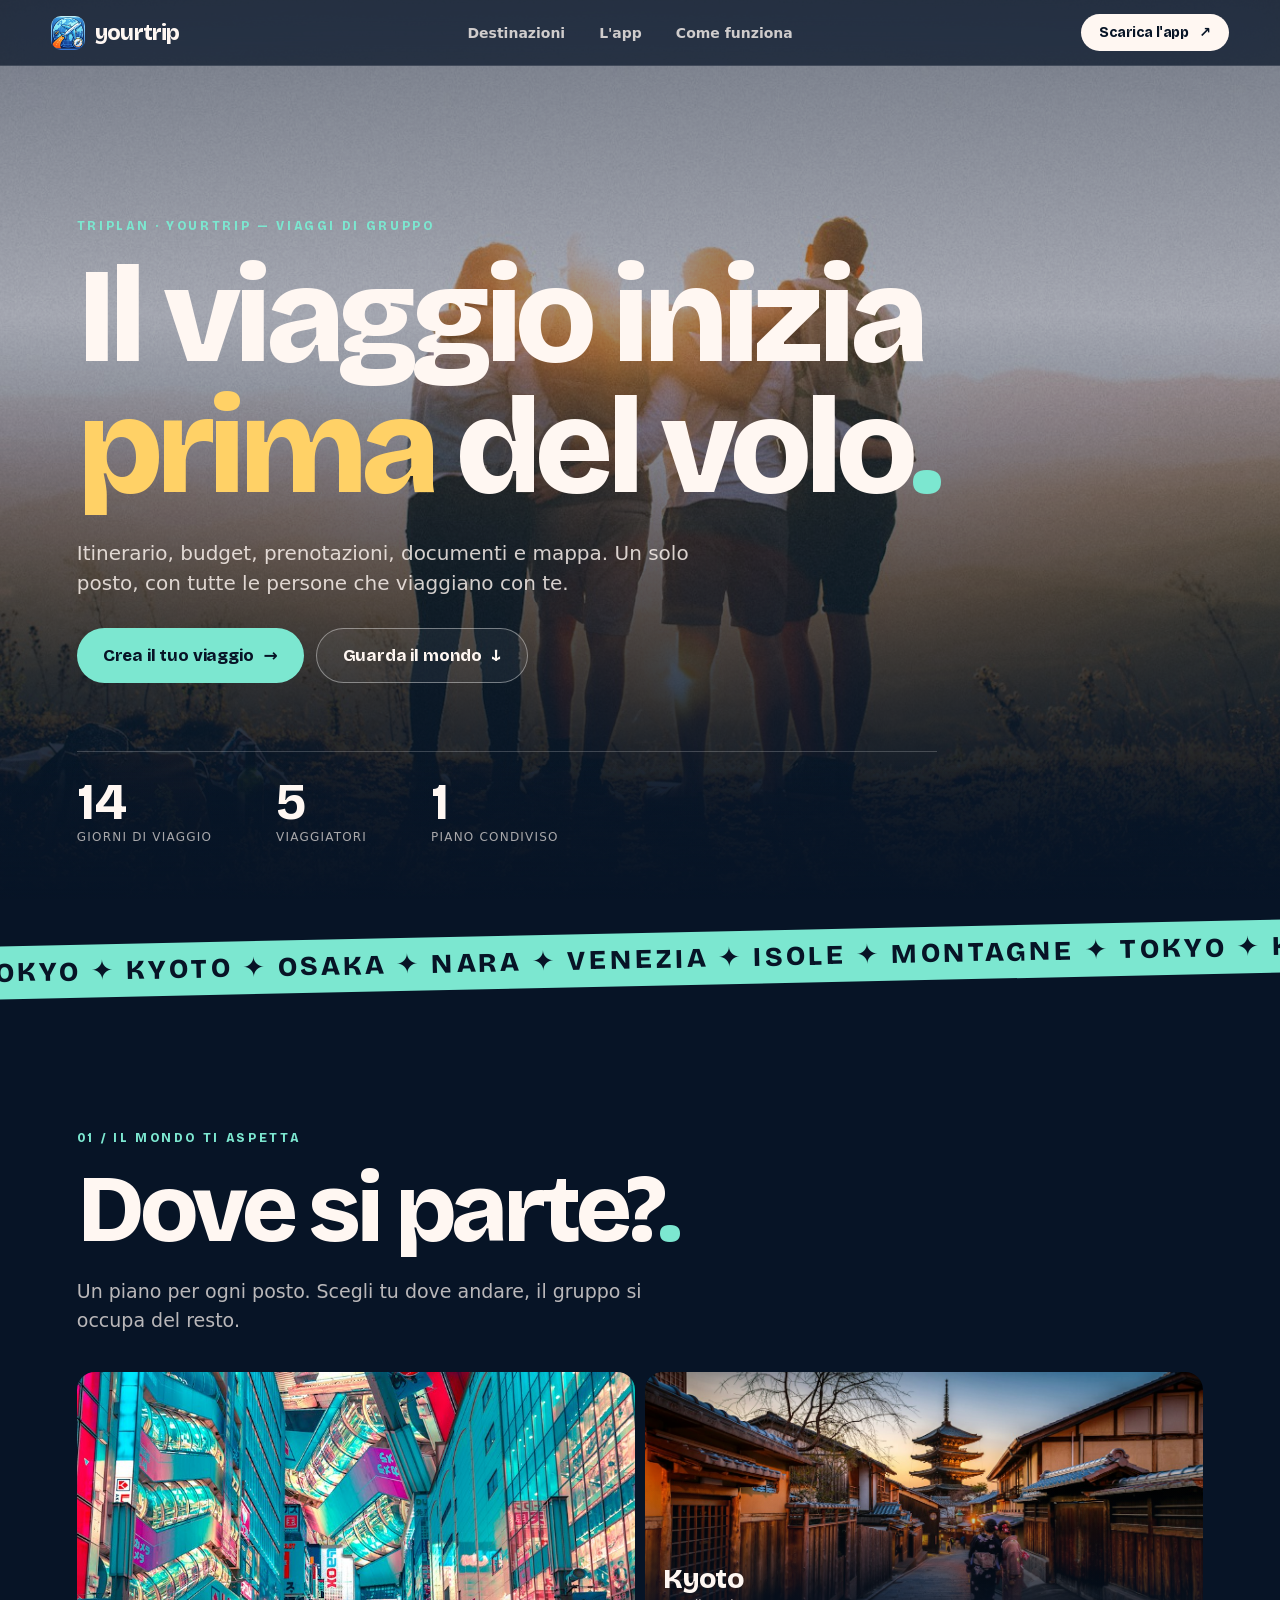
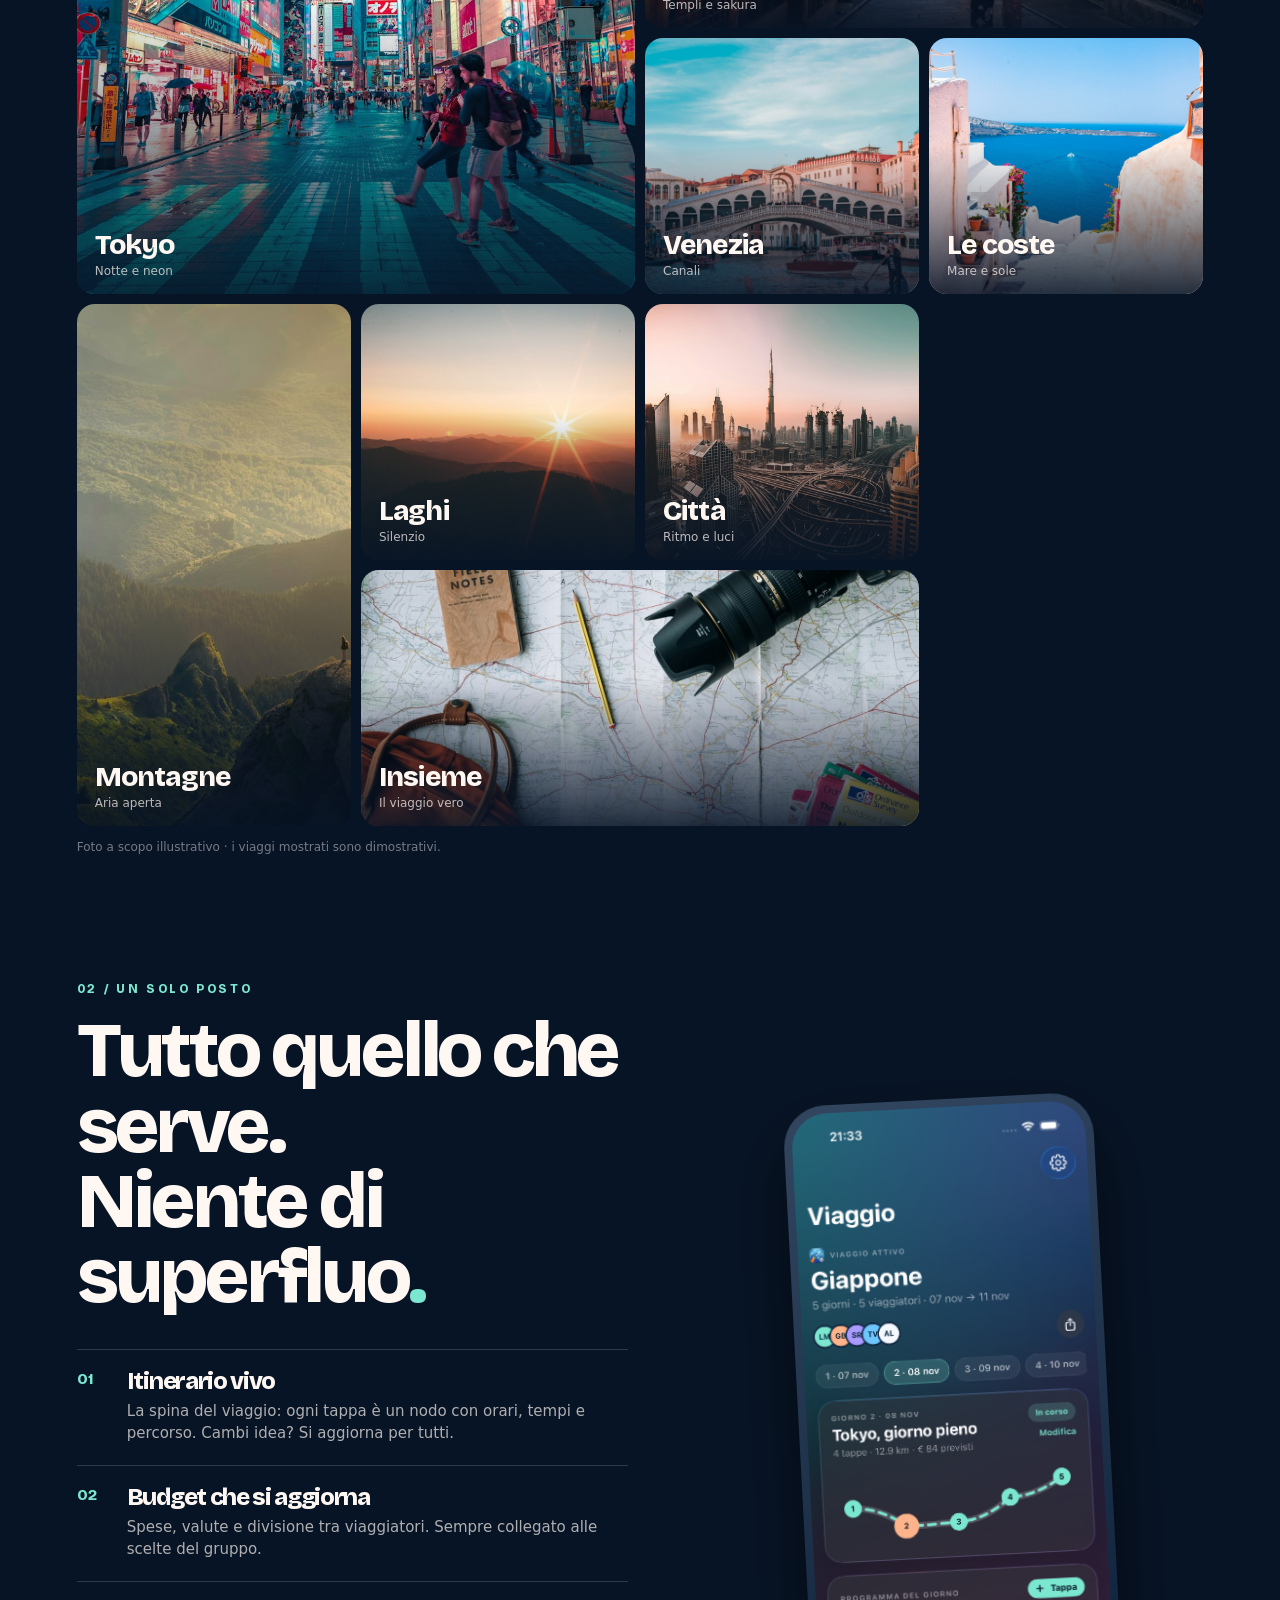
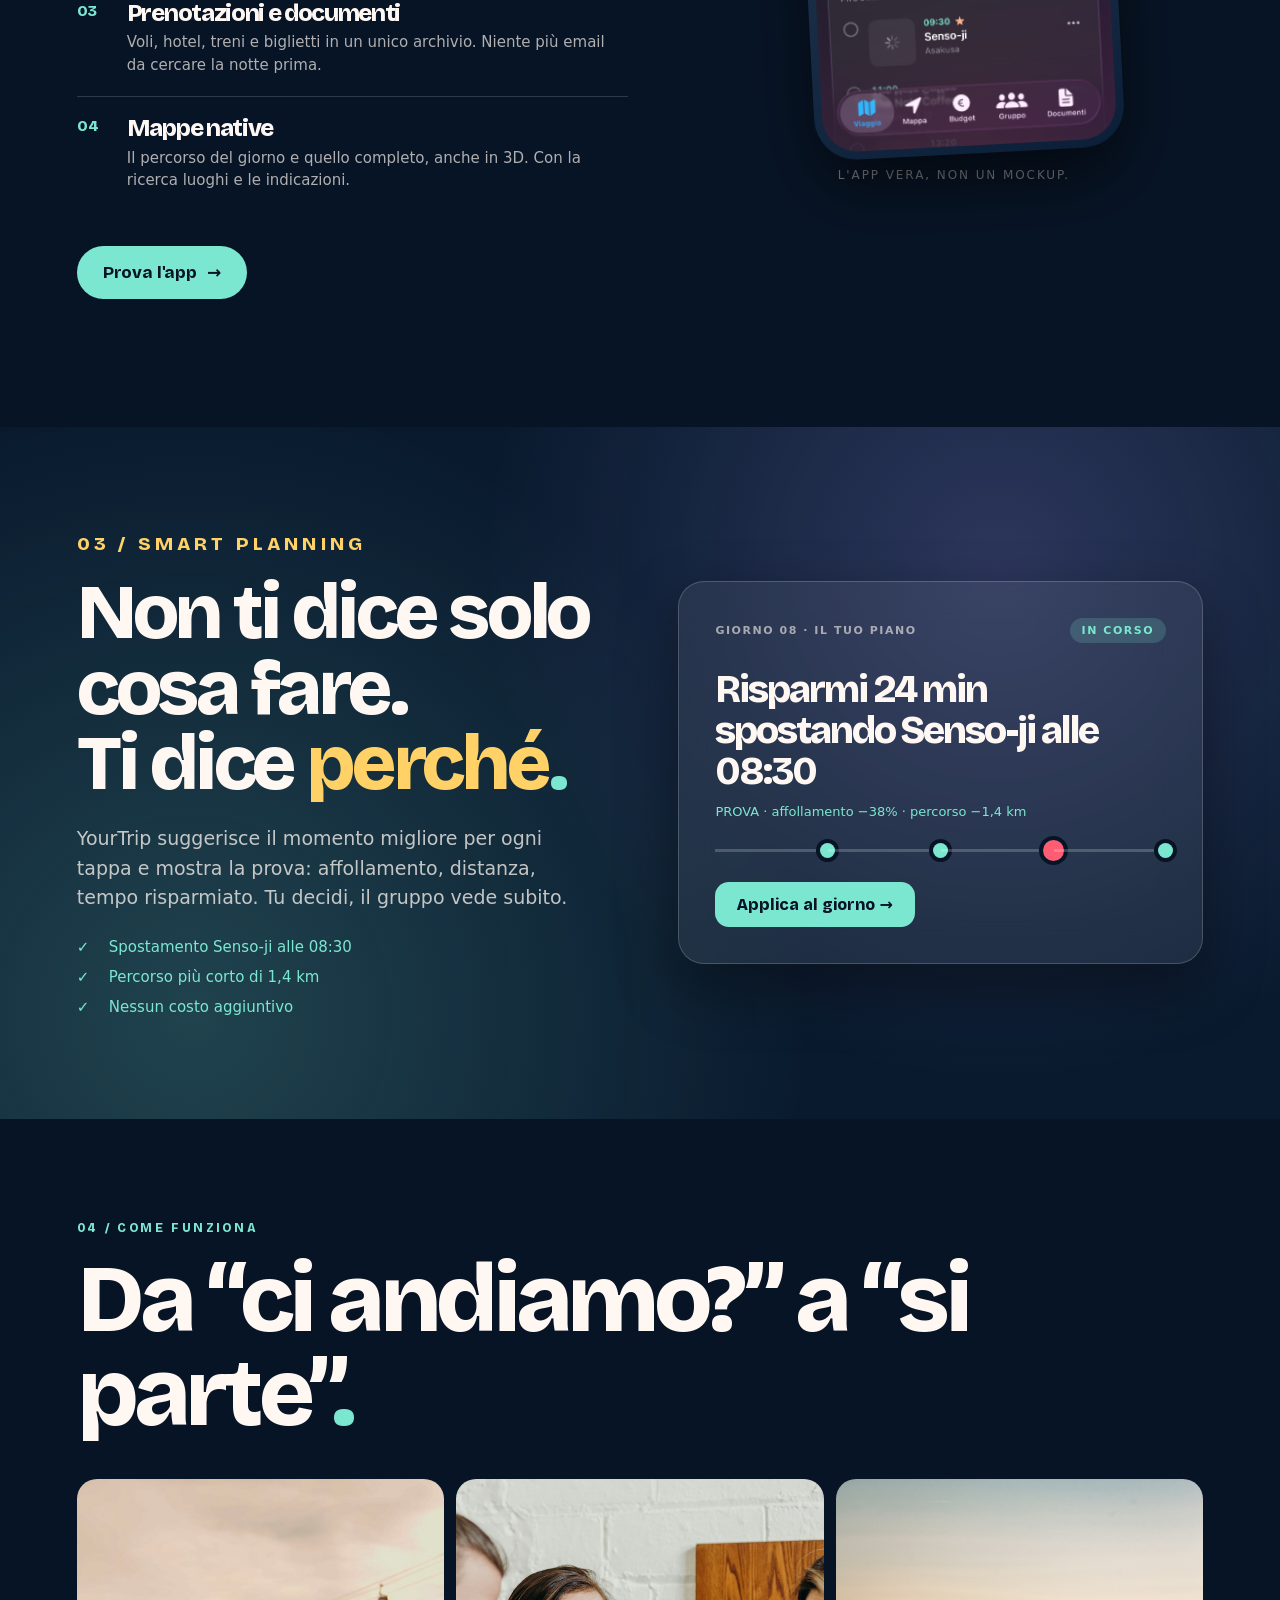
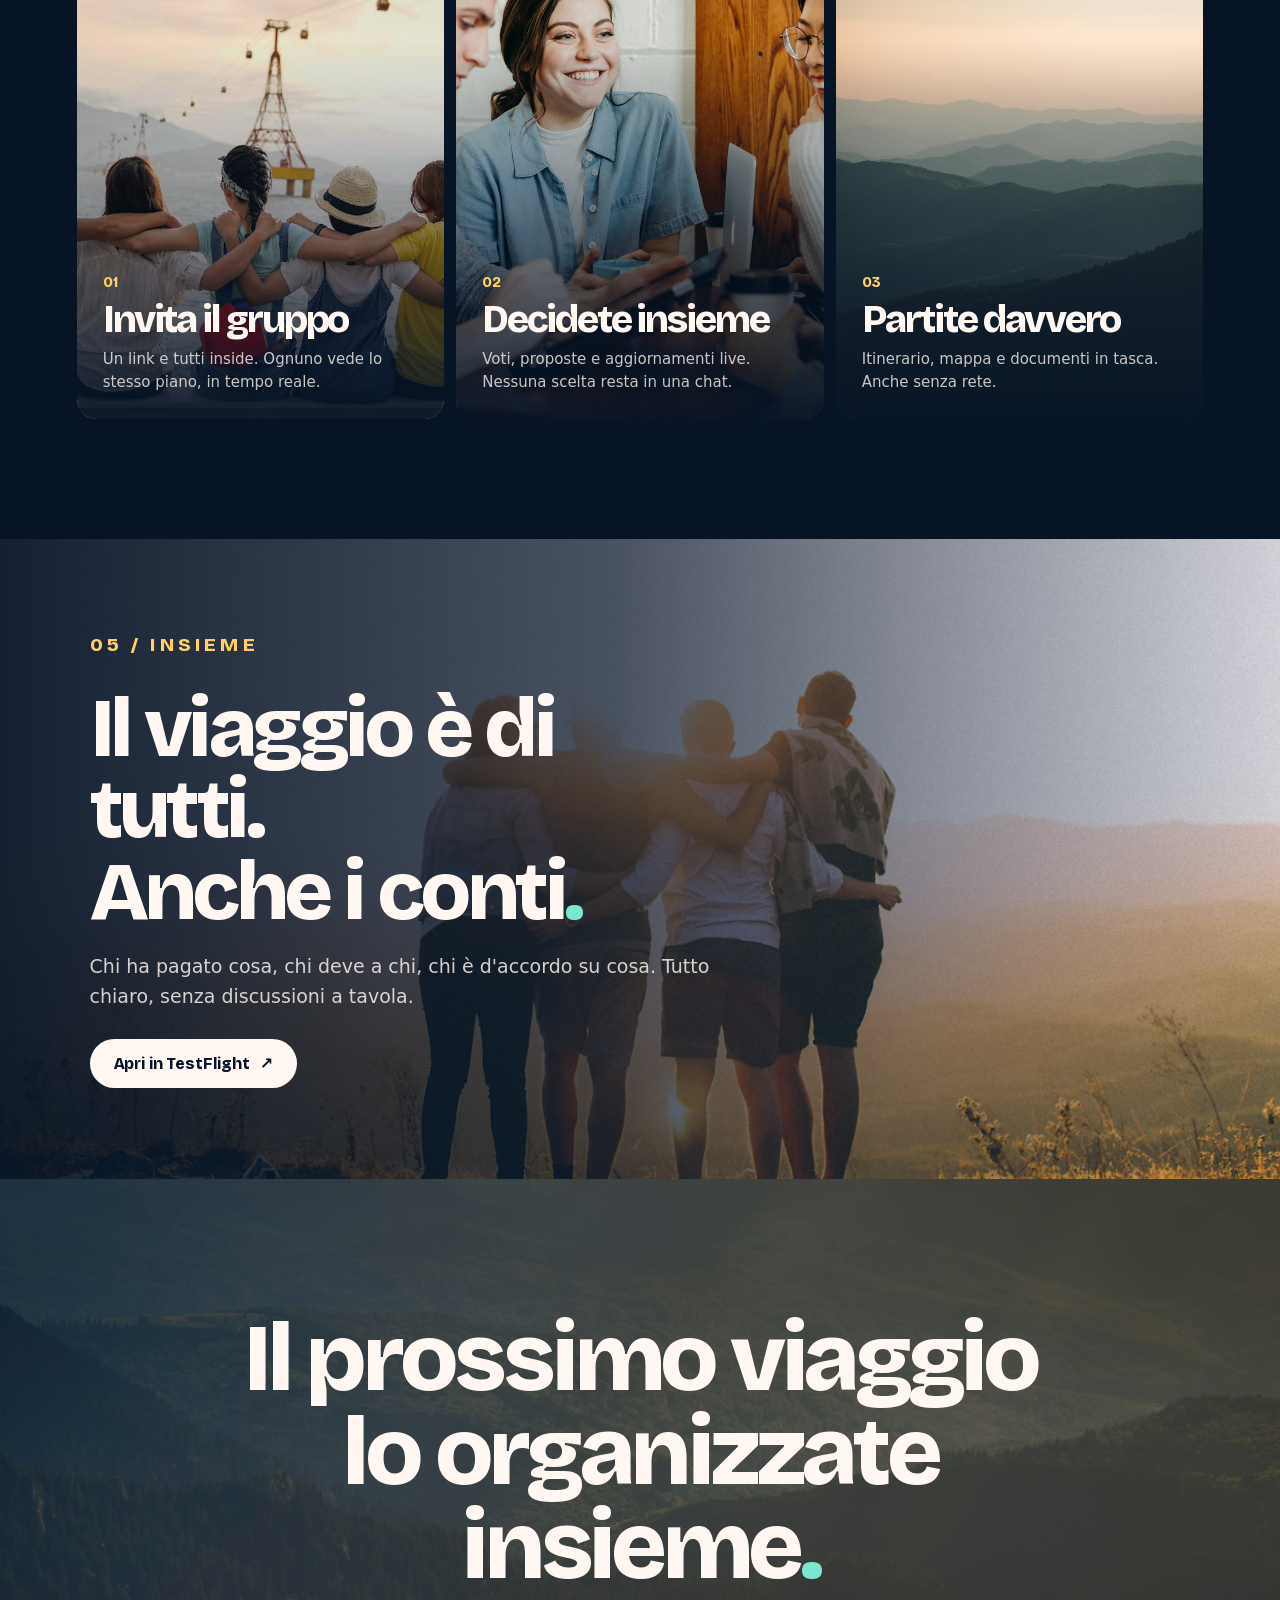
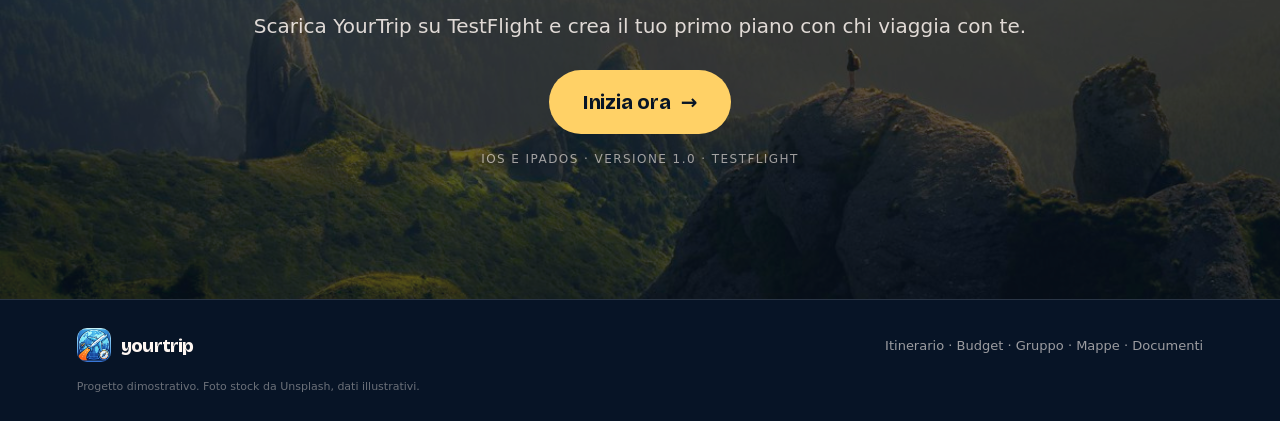
<file: index.html>
<!doctype html>
<html lang="it"><head><meta charset="utf-8">
<meta http-equiv="refresh" content="0; url=/your.trip/">
<link rel="canonical" href="/your.trip/">
<title>YourTrip</title></head>
<body><a href="/your.trip/">Vai a YourTrip →</a>
<script>location.replace('/your.trip/')</script></body></html>
</file>
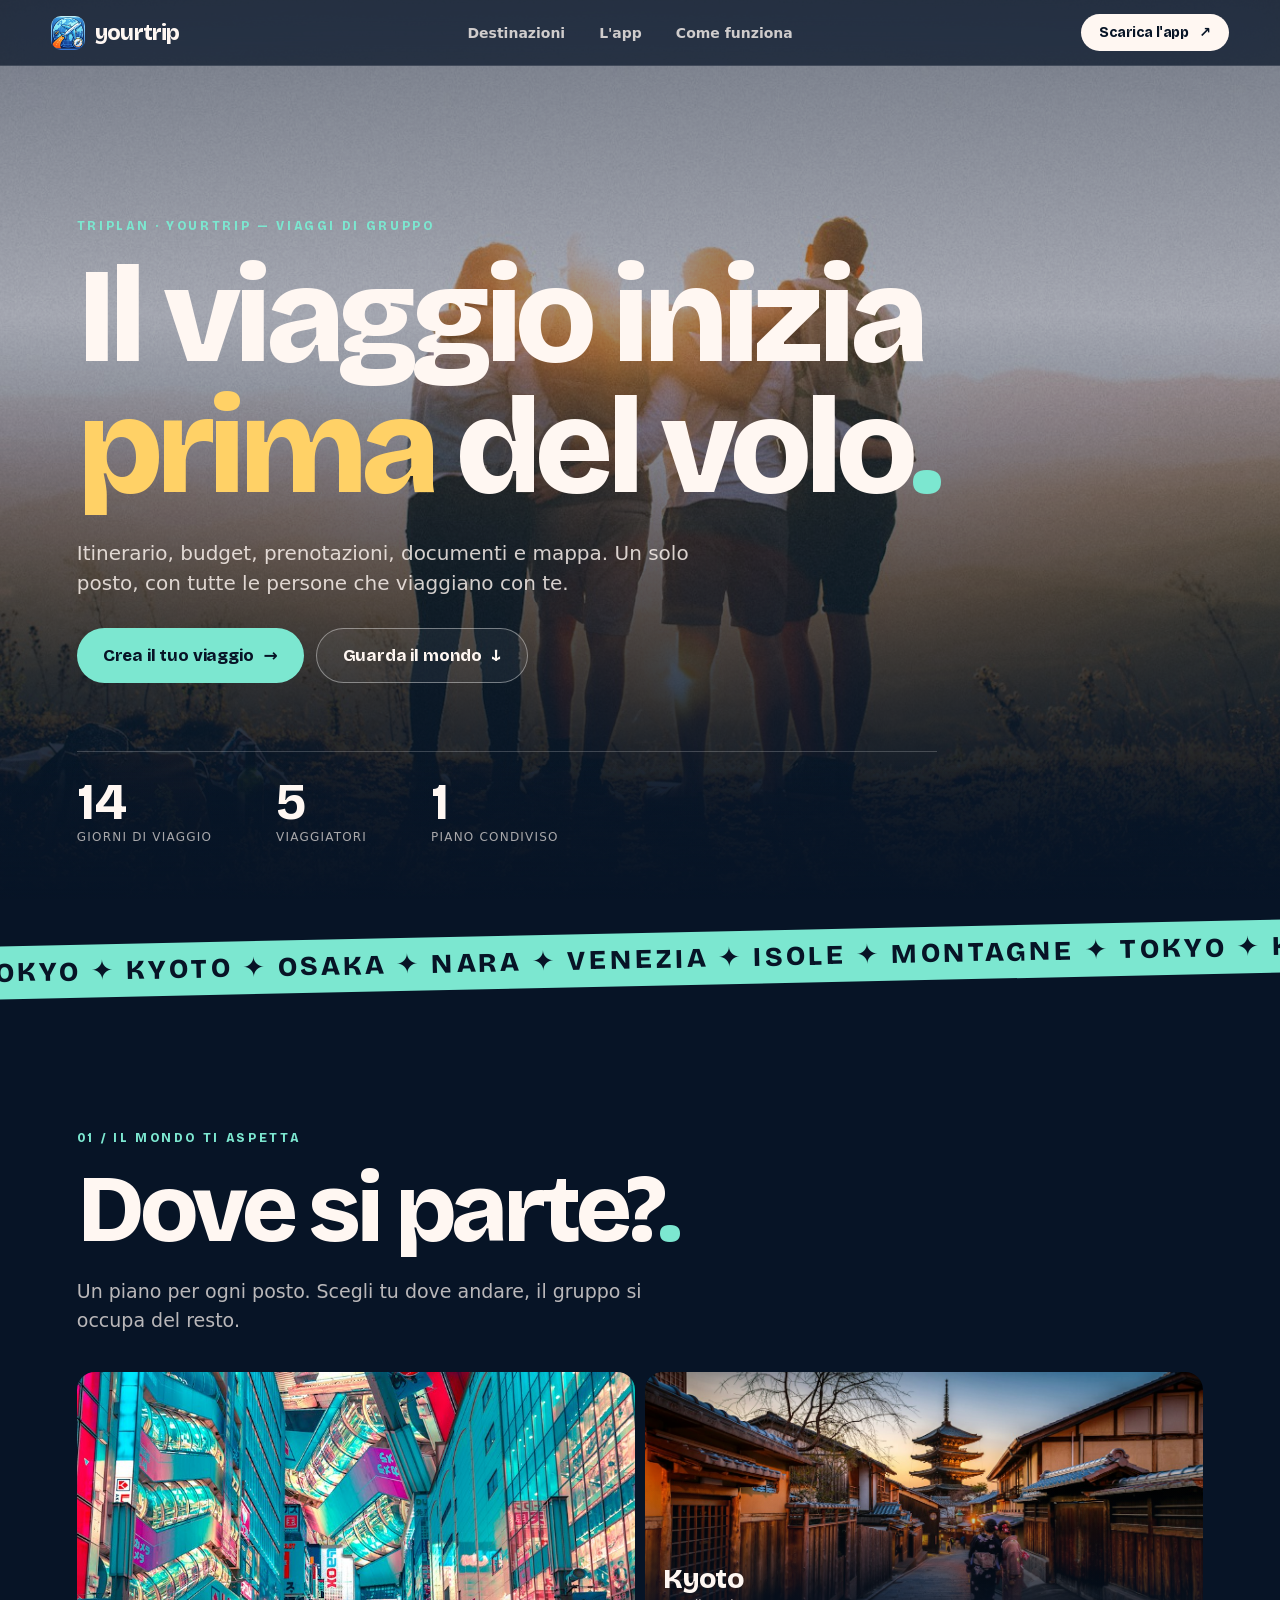
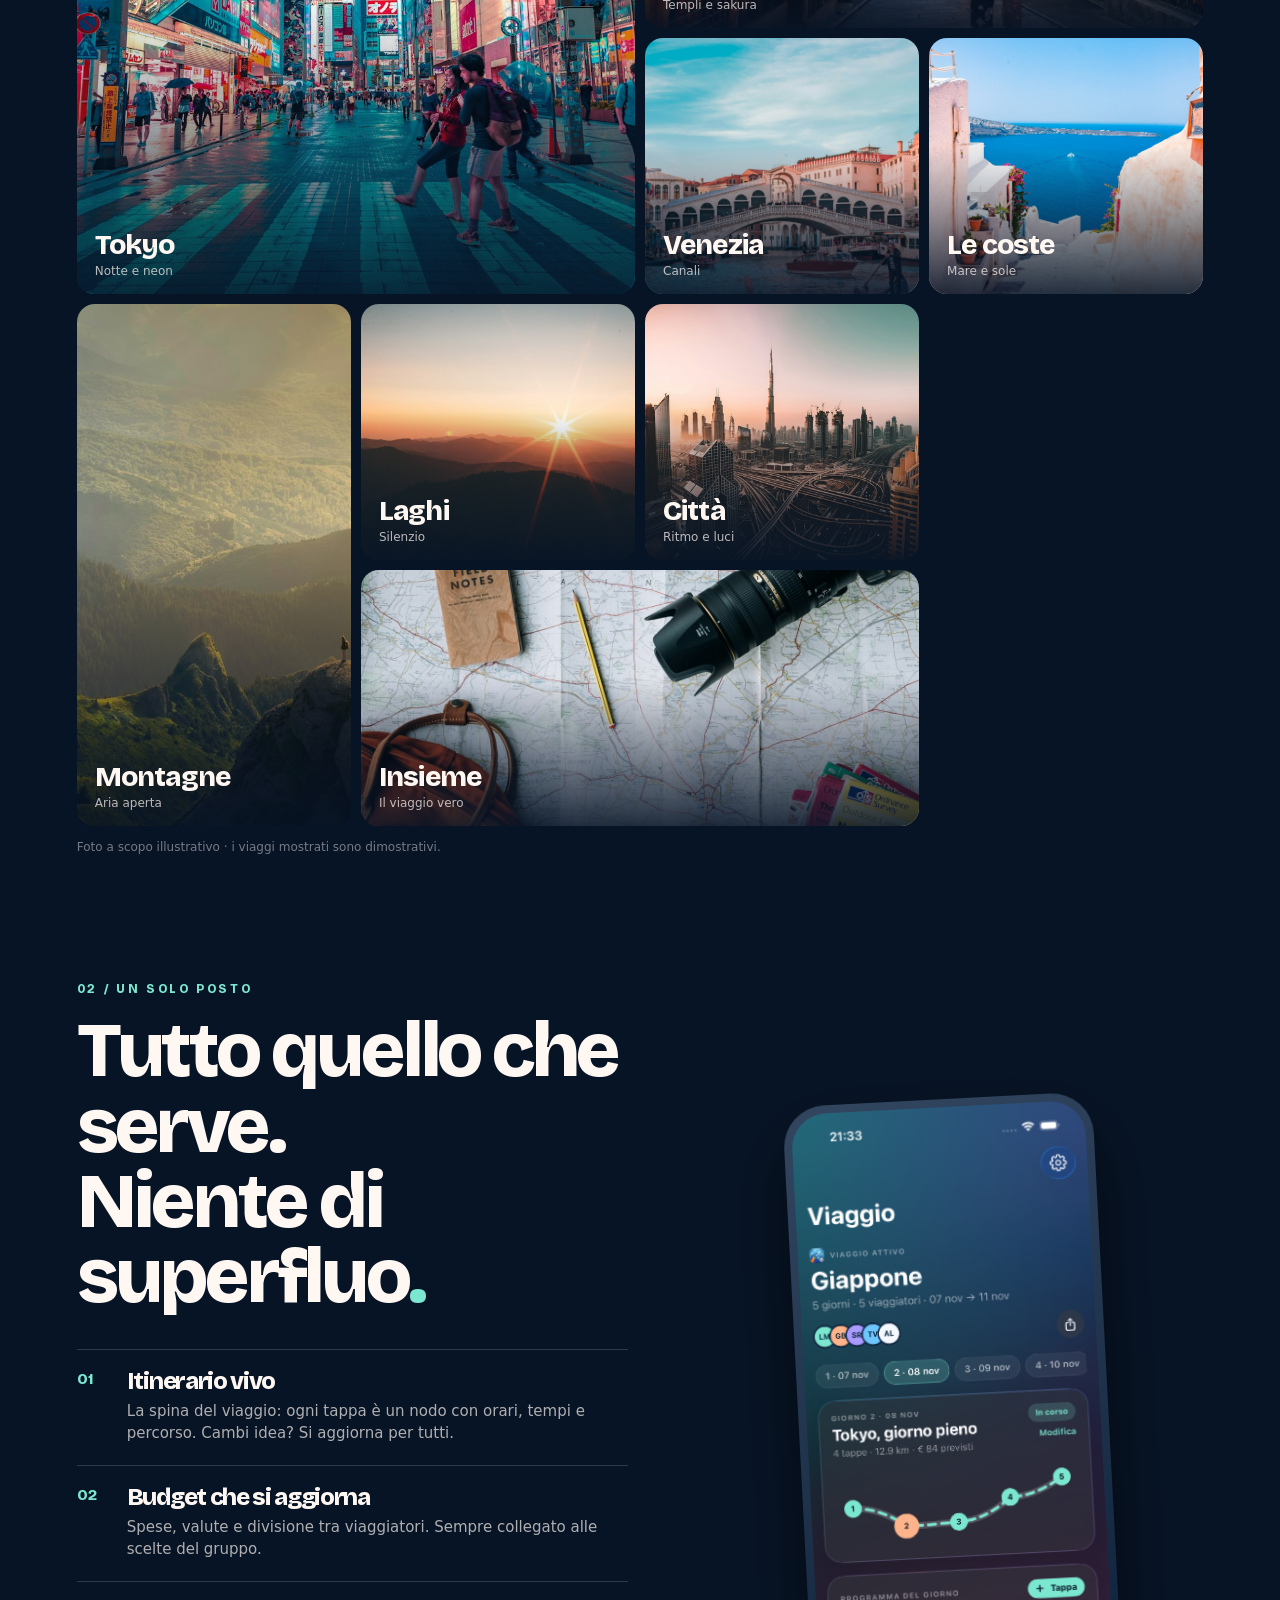
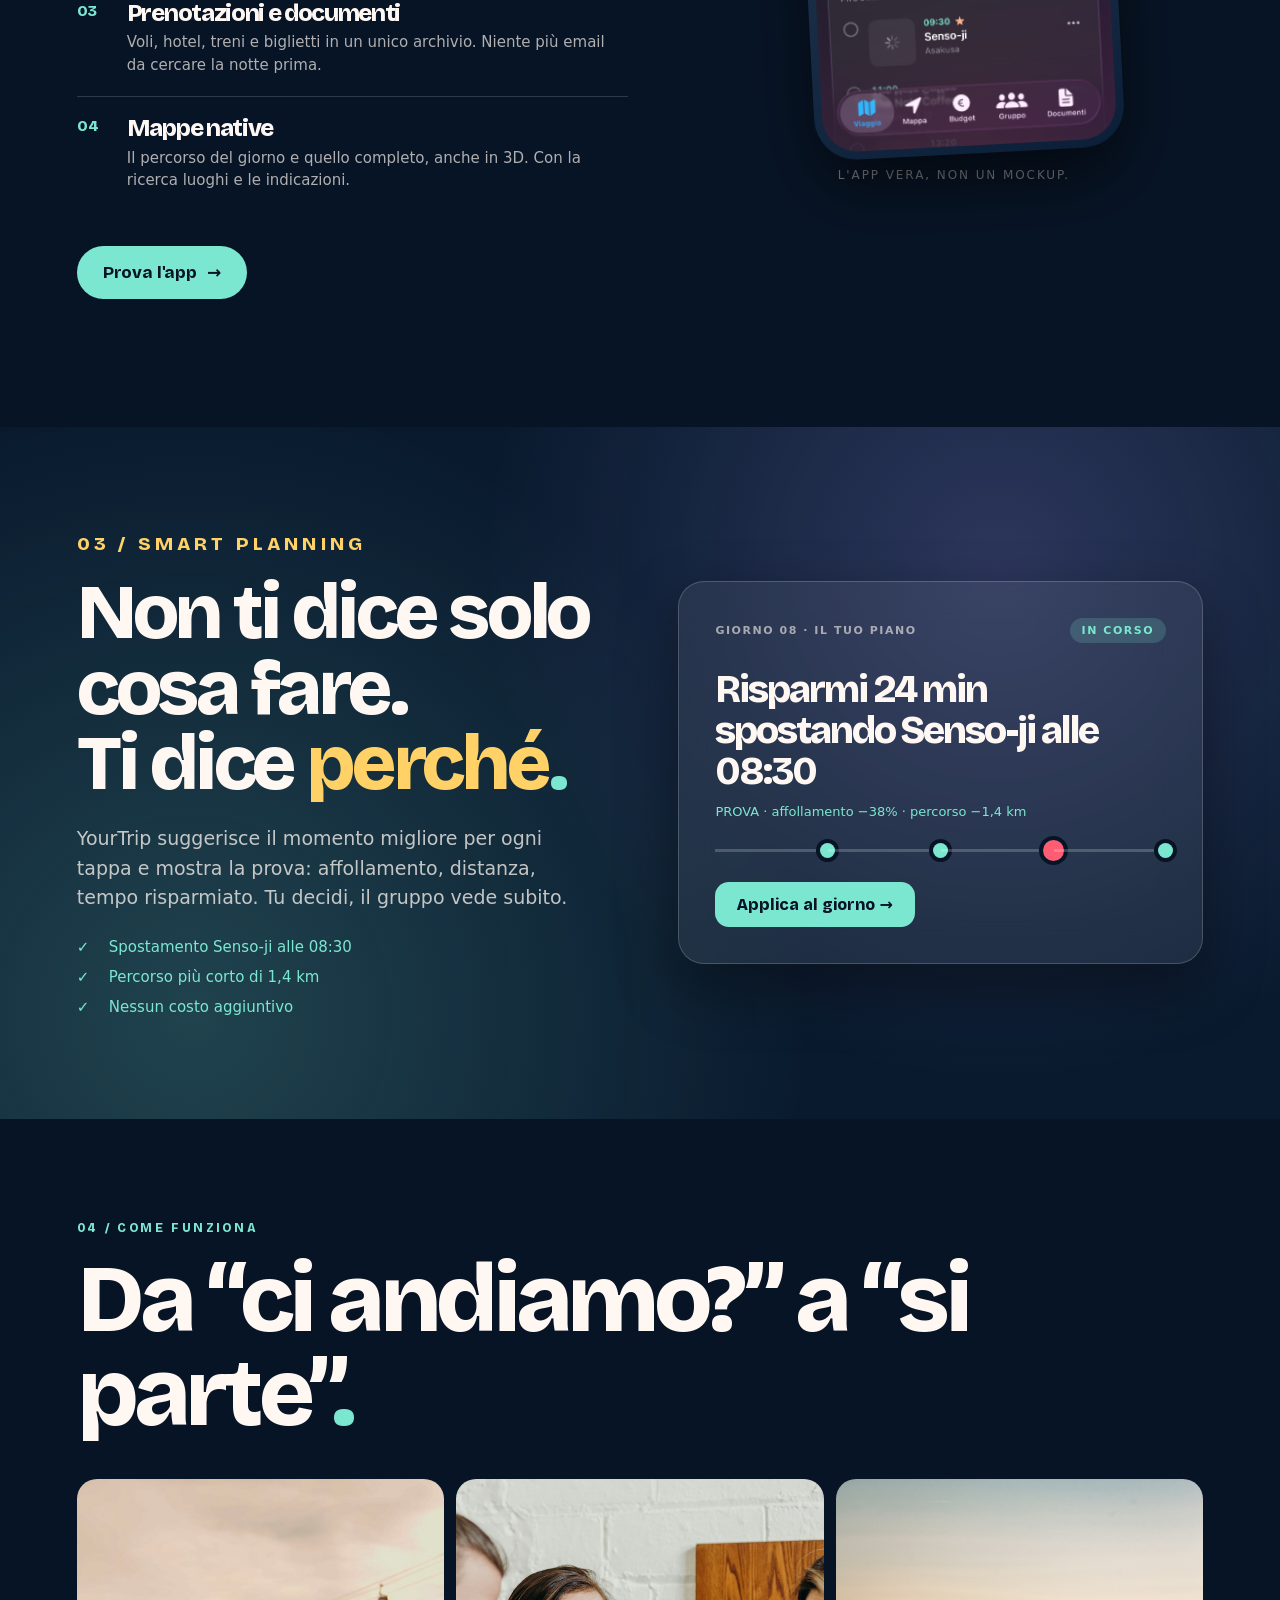
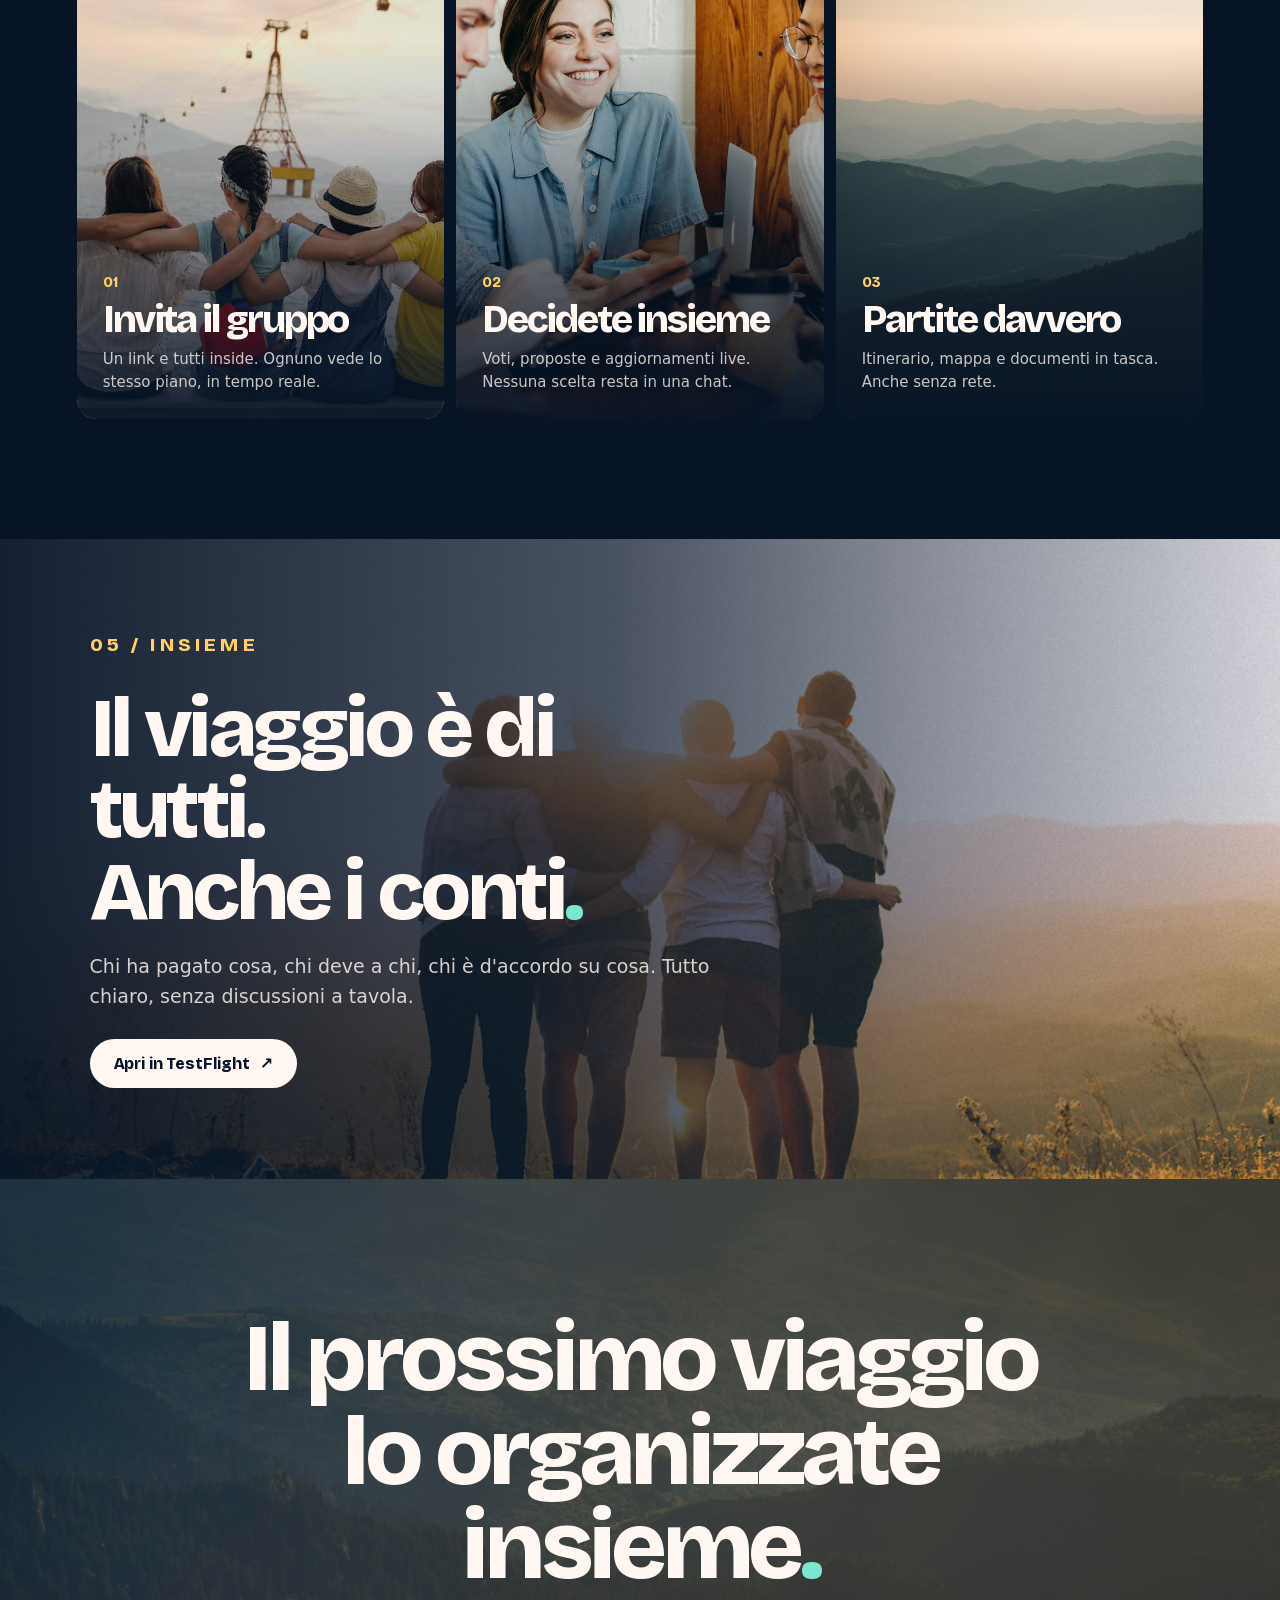
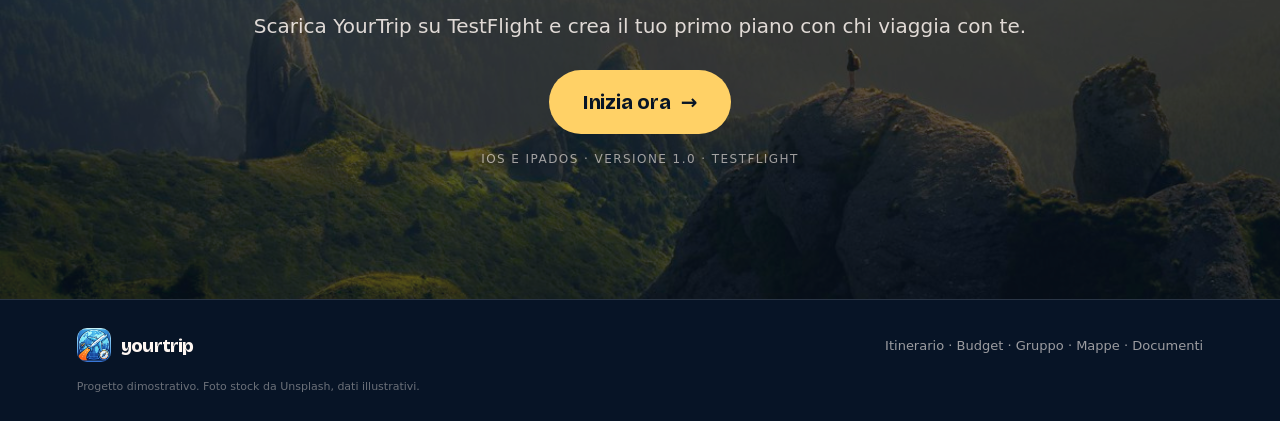
<file: your.trip/index.html>
<!DOCTYPE html>
<html lang="it">
<head>
<meta charset="UTF-8">
<meta name="viewport" content="width=device-width, initial-scale=1">
<title>YourTrip — Il viaggio inizia prima del volo</title>
<meta name="description" content="Itinerario, budget, prenotazioni, documenti e mappa in un'unica app per viaggiare insieme. Scarica YourTrip su TestFlight.">
<link rel="icon" href="assets/icon.png">
<link rel="preload" href="fonts/bricolage-grotesque-latin.woff2" as="font" type="font/woff2" crossorigin>
<link rel="stylesheet" href="styles.css">
</head>
<body>

<header class="nav">
  <a class="brand" href="#top" aria-label="YourTrip, torna all'inizio">
    <img src="assets/icon.png" alt="">
    <span>yourtrip</span>
  </a>
  <nav class="navlinks" aria-label="Navigazione principale">
    <a href="#mondo">Destinazioni</a>
    <a href="#app">L'app</a>
    <a href="#come">Come funziona</a>
  </nav>
  <a class="btn btn-small" href="itms-beta://beta.itunes.apple.com/v1/app/6838273760" data-testflight>Scarica l'app <span aria-hidden="true">↗</span></a>
</header>

<main id="top">

  <!-- HERO -->
  <section class="hero">
    <div class="hero-bg"><img src="assets/photo-1511632765486-a01980e01a18.jpg" alt="Amici in viaggio insieme"></div>
    <div class="hero-inner">
      <p class="kicker">TRIPLAN · YOURTRIP — VIAGGI DI GRUPPO</p>
      <h1>Il viaggio inizia<br><em>prima</em> del volo<span class="dot">.</span></h1>
      <p class="hero-sub">Itinerario, budget, prenotazioni, documenti e mappa. Un solo posto, con tutte le persone che viaggiano con te.</p>
      <div class="hero-actions">
        <a class="btn btn-primary" href="itms-beta://beta.itunes.apple.com/v1/app/6838273760" data-testflight>Crea il tuo viaggio <span aria-hidden="true">→</span></a>
        <a class="btn btn-ghost" href="#mondo">Guarda il mondo <span aria-hidden="true">↓</span></a>
      </div>
      <div class="hero-stats">
        <div><strong data-count="14">14</strong><span>giorni di viaggio</span></div>
        <div><strong data-count="5">5</strong><span>viaggiatori</span></div>
        <div><strong data-count="1">1</strong><span>piano condiviso</span></div>
      </div>
    </div>
    <div class="hero-fade" aria-hidden="true"></div>
  </section>

  <!-- MARQUEE -->
  <div class="marquee" aria-hidden="true">
    <div class="marquee-track">
      <span>TOKYO ✦ KYOTO ✦ OSAKA ✦ NARA ✦ VENEZIA ✦ ISOLE ✦ MONTAGNE ✦ TOKYO ✦ KYOTO ✦ OSAKA ✦ NARA ✦ VENEZIA ✦ ISOLE ✦ MONTAGNE ✦ </span>
      <span>TOKYO ✦ KYOTO ✦ OSAKA ✦ NARA ✦ VENEZIA ✦ ISOLE ✦ MONTAGNE ✦ TOKYO ✦ KYOTO ✦ OSAKA ✦ NARA ✦ VENEZIA ✦ ISOLE ✦ MONTAGNE ✦ </span>
    </div>
  </div>

  <!-- DESTINAZIONI -->
  <section class="section" id="mondo">
    <div class="section-head">
      <p class="kicker">01 / IL MONDO TI ASPETTA</p>
      <h2>Dove si parte?<span class="dot">.</span></h2>
      <p>Un piano per ogni posto. Scegli tu dove andare, il gruppo si occupa del resto.</p>
    </div>
    <div class="photo-grid">
      <figure class="tile tile-a"><img src="assets/photo-1540959733332-eab4deabeeaf.jpg" alt="Tokyo di notte"><figcaption><span>Tokyo</span><small>Notte e neon</small></figcaption></figure>
      <figure class="tile tile-b"><img src="assets/photo-1493976040374-85c8e12f0c0e.jpg" alt="Kyoto"><figcaption><span>Kyoto</span><small>Templi e sakura</small></figcaption></figure>
      <figure class="tile tile-c"><img src="assets/photo-1523906834658-6e24ef2386f9.jpg" alt="Venezia"><figcaption><span>Venezia</span><small>Canali</small></figcaption></figure>
      <figure class="tile tile-d"><img src="assets/photo-1533105079780-92b9be482077.jpg" alt="Costa mediterranea"><figcaption><span>Le coste</span><small>Mare e sole</small></figcaption></figure>
      <figure class="tile tile-e"><img src="assets/photo-1469474968028-56623f02e42e.jpg" alt="Montagne"><figcaption><span>Montagne</span><small>Aria aperta</small></figcaption></figure>
      <figure class="tile tile-f"><img src="assets/photo-1500534623283-312aade485b7.jpg" alt="Paesaggio naturale"><figcaption><span>Laghi</span><small>Silenzio</small></figcaption></figure>
      <figure class="tile tile-g"><img src="assets/photo-1512453979798-5ea266f8880c.jpg" alt="Città"><figcaption><span>Città</span><small>Ritmo e luci</small></figcaption></figure>
      <figure class="tile tile-h"><img src="assets/photo-1488646953014-85cb44e25828.jpg" alt="Viaggiatrici in partenza"><figcaption><span>Insieme</span><small>Il viaggio vero</small></figcaption></figure>
    </div>
    <p class="photo-note">Foto a scopo illustrativo · i viaggi mostrati sono dimostrativi.</p>
  </section>

  <!-- APP -->
  <section class="section app-section" id="app">
    <div class="app-copy">
      <p class="kicker">02 / UN SOLO POSTO</p>
      <h2>Tutto quello che serve.<br>Niente di superfluo<span class="dot">.</span></h2>
      <div class="features">
        <div class="feature"><span class="fnum">01</span><div><h3>Itinerario vivo</h3><p>La spina del viaggio: ogni tappa è un nodo con orari, tempi e percorso. Cambi idea? Si aggiorna per tutti.</p></div></div>
        <div class="feature"><span class="fnum">02</span><div><h3>Budget che si aggiorna</h3><p>Spese, valute e divisione tra viaggiatori. Sempre collegato alle scelte del gruppo.</p></div></div>
        <div class="feature"><span class="fnum">03</span><div><h3>Prenotazioni e documenti</h3><p>Voli, hotel, treni e biglietti in un unico archivio. Niente più email da cercare la notte prima.</p></div></div>
        <div class="feature"><span class="fnum">04</span><div><h3>Mappe native</h3><p>Il percorso del giorno e quello completo, anche in 3D. Con la ricerca luoghi e le indicazioni.</p></div></div>
      </div>
      <a class="btn btn-primary" href="itms-beta://beta.itunes.apple.com/v1/app/6838273760" data-testflight>Prova l'app <span aria-hidden="true">→</span></a>
    </div>
    <div class="app-proof">
      <div class="phone">
        <img src="assets/app-phone.png" alt="Schermata dell'app YourTrip con l'itinerario del Giappone">
      </div>
      <p class="proof-label">L'app vera, non un mockup.</p>
    </div>
  </section>

  <!-- SMART -->
  <section class="smart">
    <div class="smart-inner">
      <div class="smart-copy">
        <p class="kicker light">03 / SMART PLANNING</p>
        <h2>Non ti dice solo cosa fare.<br>Ti dice <em>perché</em><span class="dot">.</span></h2>
        <p>YourTrip suggerisce il momento migliore per ogni tappa e mostra la prova: affollamento, distanza, tempo risparmiato. Tu decidi, il gruppo vede subito.</p>
        <ul class="proof-list">
          <li>Spostamento Senso-ji alle 08:30</li>
          <li>Percorso più corto di 1,4 km</li>
          <li>Nessun costo aggiuntivo</li>
        </ul>
      </div>
      <div class="smart-card">
        <div class="smart-card-top"><span>GIORNO 08 · IL TUO PIANO</span><span class="pill">IN CORSO</span></div>
        <h3>Risparmi 24 min spostando Senso-ji alle 08:30</h3>
        <p class="smart-proof">PROVA · affollamento −38% · percorso −1,4 km</p>
        <div class="route" aria-hidden="true">
          <span></span><span></span><span class="active"></span><span></span>
        </div>
        <div class="smart-btn">Applica al giorno →</div>
      </div>
    </div>
  </section>

  <!-- COME FUNZIONA -->
  <section class="section" id="come">
    <div class="section-head">
      <p class="kicker">04 / COME FUNZIONA</p>
      <h2>Da “ci andiamo?” a “si parte”<span class="dot">.</span></h2>
    </div>
    <div class="steps">
      <article class="step">
        <img src="assets/photo-1529156069898-49953e39b3ac.jpg" alt="Amici che pianificano insieme">
        <div class="step-body"><span>01</span><h3>Invita il gruppo</h3><p>Un link e tutti inside. Ognuno vede lo stesso piano, in tempo reale.</p></div>
      </article>
      <article class="step">
        <img src="assets/photo-1543269865-cbf427effbad.jpg" alt="Viaggiatori che scelgono insieme">
        <div class="step-body"><span>02</span><h3>Decidete insieme</h3><p>Voti, proposte e aggiornamenti live. Nessuna scelta resta in una chat.</p></div>
      </article>
      <article class="step">
        <img src="assets/photo-1500534314209-a25ddb2bd429.jpg" alt="Partenza in viaggio">
        <div class="step-body"><span>03</span><h3>Partite davvero</h3><p>Itinerario, mappa e documenti in tasca. Anche senza rete.</p></div>
      </article>
    </div>
  </section>

  <!-- GRUPPO -->
  <section class="group-band">
    <img src="assets/photo-1511632765486-a01980e01a18.jpg" alt="Gruppo di amici in viaggio">
    <div class="group-copy">
      <p class="kicker light">05 / INSIEME</p>
      <h2>Il viaggio è di tutti.<br>Anche i conti<span class="dot">.</span></h2>
      <p>Chi ha pagato cosa, chi deve a chi, chi è d'accordo su cosa. Tutto chiaro, senza discussioni a tavola.</p>
      <a class="btn btn-light" href="itms-beta://beta.itunes.apple.com/v1/app/6838273760" data-testflight>Apri in TestFlight <span aria-hidden="true">↗</span></a>
    </div>
  </section>

  <!-- FINAL -->
  <section class="final">
    <img src="assets/photo-1469474968028-56623f02e42e.jpg" alt="Montagne, il prossimo viaggio">
    <div class="final-copy">
      <h2>Il prossimo viaggio<br>lo organizzate insieme<span class="dot">.</span></h2>
      <p>Scarica YourTrip su TestFlight e crea il tuo primo piano con chi viaggia con te.</p>
      <a class="btn btn-primary btn-big" href="itms-beta://beta.itunes.apple.com/v1/app/6838273760" data-testflight>Inizia ora <span aria-hidden="true">→</span></a>
      <small>iOS e iPadOS · versione 1.0 · TestFlight</small>
    </div>
  </section>
</main>

<footer class="footer">
  <a class="brand" href="#top"><img src="assets/icon.png" alt=""><span>yourtrip</span></a>
  <p>Itinerario · Budget · Gruppo · Mappe · Documenti</p>
  <p class="fine">Progetto dimostrativo. Foto stock da Unsplash, dati illustrativi.</p>
</footer>

<script src="script.js"></script>
</body>
</html>
</file>
<file: your.trip/styles.css>
@font-face{
  font-family:'Bricolage';
  src:url('fonts/bricolage-grotesque-latin.woff2') format('woff2');
  font-weight:100 900;
  font-display:swap;
}
:root{
  --ink:#071426;
  --ink2:#0b1f38;
  --cream:#fff7f2;
  --mint:#7ce7d0;
  --coral:#ff5d73;
  --violet:#a99bff;
  --yellow:#ffd166;
  --display:'Bricolage',system-ui,sans-serif;
  --body:system-ui,-apple-system,'Segoe UI',sans-serif;
}
*{box-sizing:border-box;margin:0;padding:0}
html{scroll-behavior:smooth}
body{background:var(--ink);color:var(--cream);font-family:var(--body);overflow-x:hidden;-webkit-font-smoothing:antialiased}
img{display:block;width:100%;height:100%;object-fit:cover}
a{color:inherit;text-decoration:none}
.dot{color:var(--mint)}

/* NAV */
.nav{position:fixed;z-index:50;top:0;left:0;right:0;display:flex;align-items:center;justify-content:space-between;gap:20px;padding:14px clamp(16px,4vw,52px);background:rgba(7,20,38,.72);backdrop-filter:blur(22px) saturate(160%);-webkit-backdrop-filter:blur(22px) saturate(160%);border-bottom:1px solid rgba(255,255,255,.12)}
.brand{display:flex;align-items:center;gap:10px;font-family:var(--display);font-weight:800;font-size:22px;letter-spacing:-.04em}
.brand img{width:34px;height:34px;border-radius:10px}
.navlinks{display:flex;gap:clamp(14px,3vw,34px);font-size:14px;font-weight:600;color:rgba(255,247,242,.78)}
.navlinks a:hover{color:var(--mint)}
.btn{display:inline-flex;align-items:center;justify-content:center;gap:10px;border-radius:999px;font-weight:750;font-family:var(--display);letter-spacing:-.01em;transition:transform .2s ease,filter .2s ease;white-space:nowrap}
.btn:hover{transform:translateY(-2px);filter:brightness(1.08)}
.btn-small{padding:10px 18px;font-size:14px;background:var(--cream);color:var(--ink)}
.btn-primary{padding:16px 26px;font-size:17px;background:var(--mint);color:var(--ink)}
.btn-ghost{padding:16px 26px;font-size:17px;border:1px solid rgba(255,255,255,.4);color:var(--cream);background:rgba(255,255,255,.05)}
.btn-light{padding:15px 24px;font-size:16px;background:var(--cream);color:var(--ink)}
.btn-big{padding:20px 34px;font-size:20px;background:var(--yellow)}

/* HERO */
.hero{position:relative;min-height:100svh;display:flex;align-items:flex-end;padding:120px clamp(18px,6vw,90px) 56px;overflow:hidden}
.hero-bg{position:absolute;inset:0;z-index:0}
.hero-bg img{object-position:center 40%;filter:saturate(1.05) contrast(1.04)}
.hero-bg:after{content:"";position:absolute;inset:0;background:linear-gradient(180deg,rgba(7,20,38,.55) 0%,rgba(7,20,38,.35) 35%,rgba(7,20,38,.92) 88%)}
.hero-inner{position:relative;z-index:2;max-width:960px}
.kicker{font-family:var(--display);font-size:12px;font-weight:800;letter-spacing:.22em;color:var(--mint);margin-bottom:18px}
.kicker.light{color:var(--yellow)}
h1,h2,h3{font-family:var(--display);font-weight:800;letter-spacing:-.055em;line-height:.98}
h1{font-size:clamp(56px,10.5vw,148px)}
h1 em,h2 em{font-style:normal;color:var(--yellow)}
.hero-sub{max-width:620px;margin:24px 0 30px;font-size:clamp(16px,2vw,20px);line-height:1.5;color:rgba(255,247,242,.82)}
.hero-actions{display:flex;flex-wrap:wrap;gap:12px}
.hero-stats{display:flex;gap:clamp(24px,5vw,64px);margin-top:clamp(36px,6vw,68px);padding-top:24px;border-top:1px solid rgba(255,255,255,.2)}
.hero-stats div{display:flex;flex-direction:column;gap:2px}
.hero-stats strong{font-family:var(--display);font-size:clamp(30px,4.5vw,52px);line-height:1}
.hero-stats span{font-size:12px;color:rgba(255,247,242,.65);text-transform:uppercase;letter-spacing:.1em}
.hero-fade{position:absolute;z-index:1;bottom:0;left:0;right:0;height:140px;background:linear-gradient(transparent,var(--ink))}

/* MARQUEE */
.marquee{overflow:hidden;background:var(--mint);color:var(--ink);padding:10px 0;transform:rotate(-1.2deg) scale(1.04);margin:34px 0 44px}
.marquee-track{display:flex;width:max-content;animation:slide 34s linear infinite}
.marquee-track span{font-family:var(--display);font-weight:800;font-size:clamp(16px,2.4vw,26px);letter-spacing:.12em;white-space:nowrap;padding-right:18px}
@keyframes slide{to{transform:translateX(-50%)}}

/* SECTIONS */
.section{padding:clamp(56px,8vw,110px) clamp(18px,6vw,90px) 0}
.section-head{max-width:900px;margin-bottom:38px}
.section-head h2{font-size:clamp(44px,7.5vw,100px);margin-bottom:20px}
.section-head>p:last-child{font-size:clamp(16px,2vw,19px);color:rgba(255,247,242,.72);max-width:620px;line-height:1.5}

/* PHOTO GRID */
.photo-grid{display:grid;grid-template-columns:repeat(4,1fr);grid-auto-rows:clamp(150px,20vw,270px);gap:10px}
.tile{position:relative;overflow:hidden;border-radius:18px;background:var(--ink2)}
.tile img{transition:transform .7s cubic-bezier(.2,.8,.2,1)}
.tile:hover img{transform:scale(1.09)}
.tile:after{content:"";position:absolute;inset:0;background:linear-gradient(transparent 42%,rgba(7,20,38,.88))}
.tile figcaption{position:absolute;z-index:2;left:18px;bottom:16px;display:flex;flex-direction:column;gap:2px}
.tile figcaption span{font-family:var(--display);font-weight:800;font-size:clamp(18px,2.3vw,28px);letter-spacing:-.03em}
.tile figcaption small{font-size:12px;color:rgba(255,247,242,.72)}
.tile-a{grid-column:span 2;grid-row:span 2}
.tile-b{grid-column:span 2}
.tile-e{grid-row:span 2}
.tile-h{grid-column:span 2}
.photo-note{margin-top:14px;font-size:12px;color:rgba(255,247,242,.45)}

/* APP */
.app-section{display:grid;grid-template-columns:1.05fr .95fr;gap:clamp(30px,6vw,90px);align-items:center;padding-top:clamp(70px,10vw,130px)}
.app-copy h2{font-size:clamp(40px,6vw,82px);margin-bottom:34px}
.features{display:flex;flex-direction:column;gap:0;margin-bottom:34px}
.feature{display:flex;gap:20px;padding:20px 0;border-top:1px solid rgba(255,255,255,.16)}
.fnum{font-family:var(--display);font-weight:800;font-size:15px;color:var(--mint);min-width:30px}
.feature h3{font-size:24px;margin-bottom:6px}
.feature p{font-size:15px;line-height:1.5;color:rgba(255,247,242,.68);max-width:520px}
.app-proof{display:flex;flex-direction:column;align-items:center;gap:14px}
.phone{width:min(310px,75vw);border-radius:42px;padding:8px;background:linear-gradient(160deg,#33465f,#0b1f38);box-shadow:0 30px 70px rgba(0,0,0,.6);transform:rotate(-3deg)}
.phone img{border-radius:35px}
.proof-label{font-size:12px;letter-spacing:.16em;text-transform:uppercase;color:rgba(255,247,242,.5)}

/* SMART */
.smart{background:radial-gradient(circle at 78% 20%,rgba(169,155,255,.22),transparent 45%),radial-gradient(circle at 15% 85%,rgba(124,231,208,.2),transparent 50%),#091a2e;margin-top:clamp(70px,10vw,130px);padding:clamp(60px,8vw,110px) clamp(18px,6vw,90px)}
.smart-inner{display:grid;grid-template-columns:1fr 1fr;gap:clamp(30px,6vw,80px);align-items:center;max-width:1300px;margin:0 auto}
.smart-copy h2{font-size:clamp(40px,6vw,78px);margin-bottom:22px}
.smart-copy>p{font-size:clamp(16px,2vw,19px);line-height:1.55;color:rgba(255,247,242,.75);max-width:560px}
.proof-list{list-style:none;margin-top:26px;display:flex;flex-direction:column;gap:12px}
.proof-list li{position:relative;padding-left:32px;font-size:15px;color:var(--mint)}
.proof-list li:before{content:"✓";position:absolute;left:0;top:0;font-weight:800}
.smart-card{max-width:560px;padding:clamp(22px,3vw,36px);border-radius:26px;background:rgba(255,255,255,.07);border:1px solid rgba(255,255,255,.18);backdrop-filter:blur(20px);box-shadow:0 24px 60px rgba(0,0,0,.4)}
.smart-card-top{display:flex;justify-content:space-between;align-items:center;font-size:11px;font-weight:800;letter-spacing:.14em;color:rgba(255,247,242,.6)}
.pill{background:rgba(124,231,208,.18);color:var(--mint);padding:6px 12px;border-radius:999px}
.smart-card h3{font-size:clamp(24px,3.2vw,38px);margin:26px 0 12px;line-height:1.08}
.smart-proof{font-size:13px;color:var(--mint);margin-bottom:30px}
.route{display:flex;align-items:center;gap:0;margin-bottom:30px}
.route span{position:relative;flex:1;height:3px;background:rgba(255,255,255,.2)}
.route span:after{content:"";position:absolute;right:-7px;top:-6px;width:15px;height:15px;border-radius:50%;background:var(--mint);box-shadow:0 0 0 4px var(--ink)}
.route span.active:after{background:var(--coral);width:21px;height:21px;top:-9px;right:-10px}
.smart-btn{display:inline-block;padding:13px 22px;border-radius:14px;background:var(--mint);color:var(--ink);font-weight:800;font-family:var(--display)}

/* STEPS */
.steps{display:grid;grid-template-columns:repeat(3,1fr);gap:12px}
.step{position:relative;border-radius:20px;overflow:hidden;background:var(--ink2);min-height:clamp(380px,44vw,540px);display:flex;flex-direction:column;justify-content:flex-end}
.step>img{position:absolute;inset:0;transition:transform .7s ease}
.step:hover>img{transform:scale(1.07)}
.step:after{content:"";position:absolute;inset:0;background:linear-gradient(transparent 30%,rgba(7,20,38,.95))}
.step-body{position:relative;z-index:2;padding:26px}
.step-body>span{font-family:var(--display);font-weight:800;color:var(--yellow);font-size:14px}
.step-body h3{font-size:clamp(26px,3vw,38px);margin:10px 0}
.step-body p{font-size:15px;line-height:1.5;color:rgba(255,247,242,.78)}

/* GROUP BAND */
.group-band{position:relative;margin-top:clamp(70px,10vw,120px);min-height:min(72vw,640px);display:flex;align-items:center;padding:clamp(40px,7vw,90px);overflow:hidden}
.group-band>img{position:absolute;inset:0;object-position:center 35%}
.group-band:after{content:"";position:absolute;inset:0;background:linear-gradient(90deg,rgba(7,20,38,.94) 0%,rgba(7,20,38,.72) 48%,rgba(7,20,38,.15) 100%)}
.group-copy{position:relative;z-index:2;max-width:640px}
.group-copy h2{font-size:clamp(42px,6.5vw,86px);margin-bottom:20px}
.group-copy p{font-size:clamp(16px,2vw,19px);line-height:1.55;color:rgba(255,247,242,.82);margin-bottom:28px}

/* FINAL */
.final{position:relative;min-height:min(85vw,720px);display:flex;align-items:center;justify-content:center;text-align:center;padding:90px 20px;overflow:hidden}
.final>img{position:absolute;inset:0;object-position:center 55%;filter:saturate(1.1)}
.final:after{content:"";position:absolute;inset:0;background:rgba(7,20,38,.62)}
.final-copy{position:relative;z-index:2;max-width:900px}
.final-copy h2{font-size:clamp(44px,7.5vw,104px);margin-bottom:20px}
.final-copy p{font-size:clamp(16px,2vw,20px);color:rgba(255,247,242,.85);margin-bottom:32px}
.final-copy small{display:block;margin-top:18px;font-size:12px;letter-spacing:.12em;text-transform:uppercase;color:rgba(255,247,242,.6)}

/* FOOTER */
.footer{display:flex;flex-wrap:wrap;align-items:center;justify-content:space-between;gap:18px;padding:28px clamp(18px,6vw,90px);border-top:1px solid rgba(255,255,255,.14);font-size:13px;color:rgba(255,247,242,.6)}
.footer .brand{color:var(--cream);font-size:19px}
.footer .fine{width:100%;font-size:11px;color:rgba(255,247,242,.4)}

/* ENTRATA — i contenuti restano sempre visibili */
@keyframes rise{from{opacity:0;transform:translateY(22px)}to{opacity:1;transform:none}}

@media (max-width:900px){
  .navlinks{display:none}
  .photo-grid{grid-template-columns:repeat(2,1fr);grid-auto-rows:clamp(140px,38vw,230px)}
  .tile-a,.tile-b,.tile-h{grid-column:span 2;grid-row:span 1}
  .tile-e{grid-row:span 1}
  .app-section,.smart-inner{grid-template-columns:1fr}
  .app-proof{order:-1}
  .phone{transform:rotate(0)}
  .steps{grid-template-columns:1fr}
  .step{min-height:340px}
  .hero{min-height:92svh}
}
@media (prefers-reduced-motion:reduce){
  html{scroll-behavior:auto}
  *{animation:none!important;transition:none!important}
  .reveal{opacity:1;transform:none}
}
</file>
